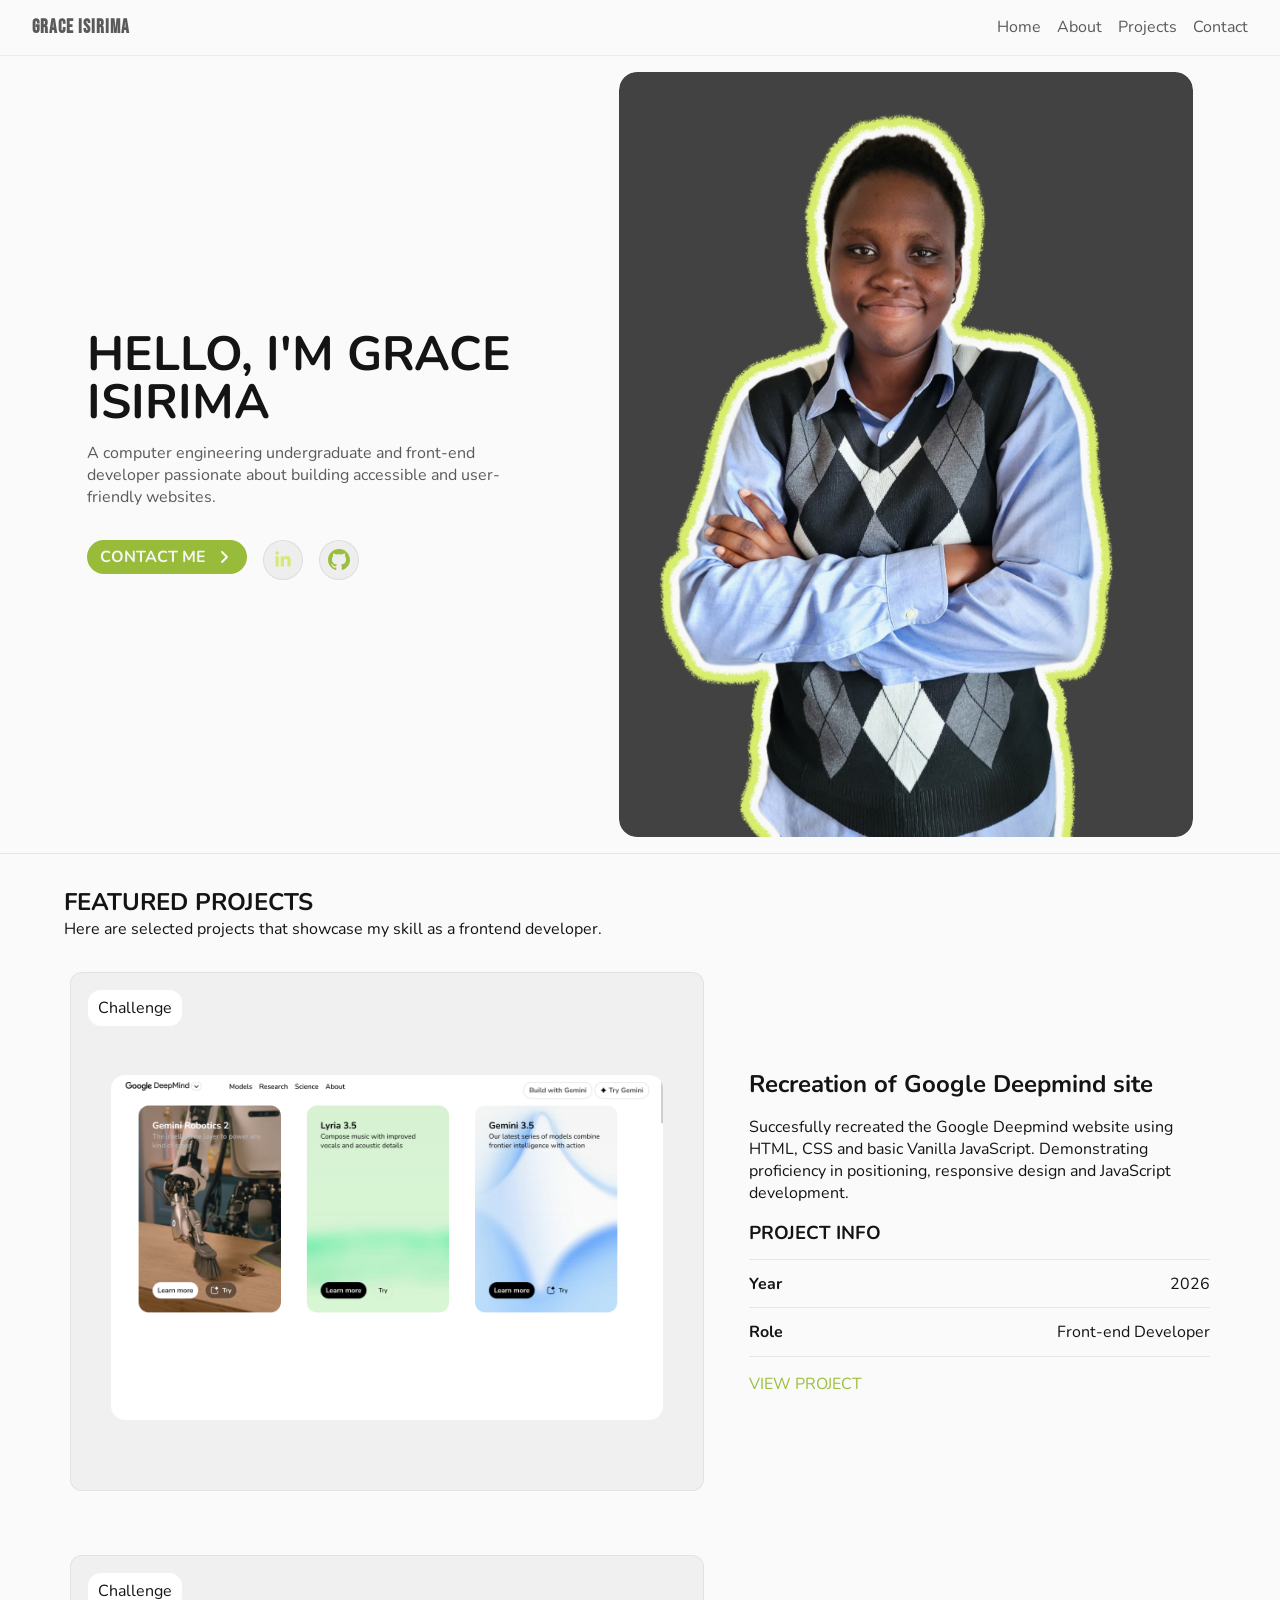
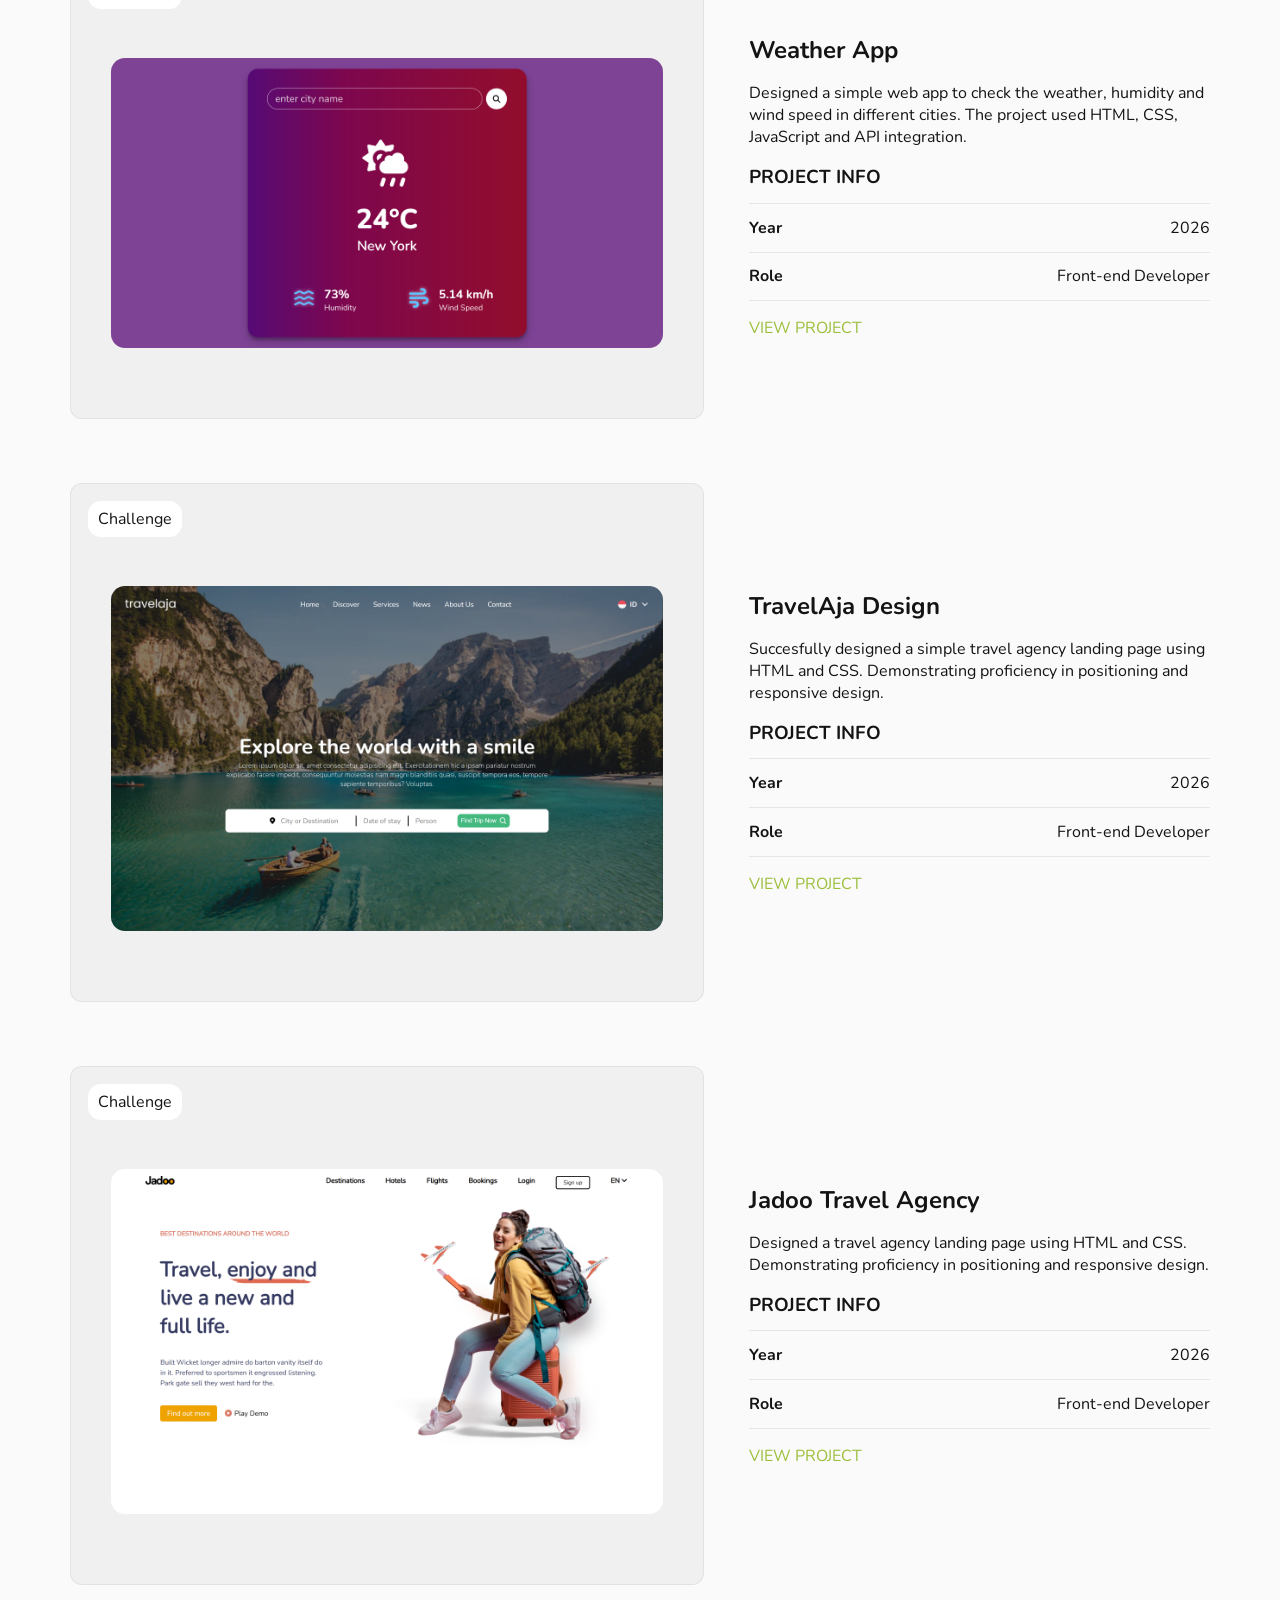
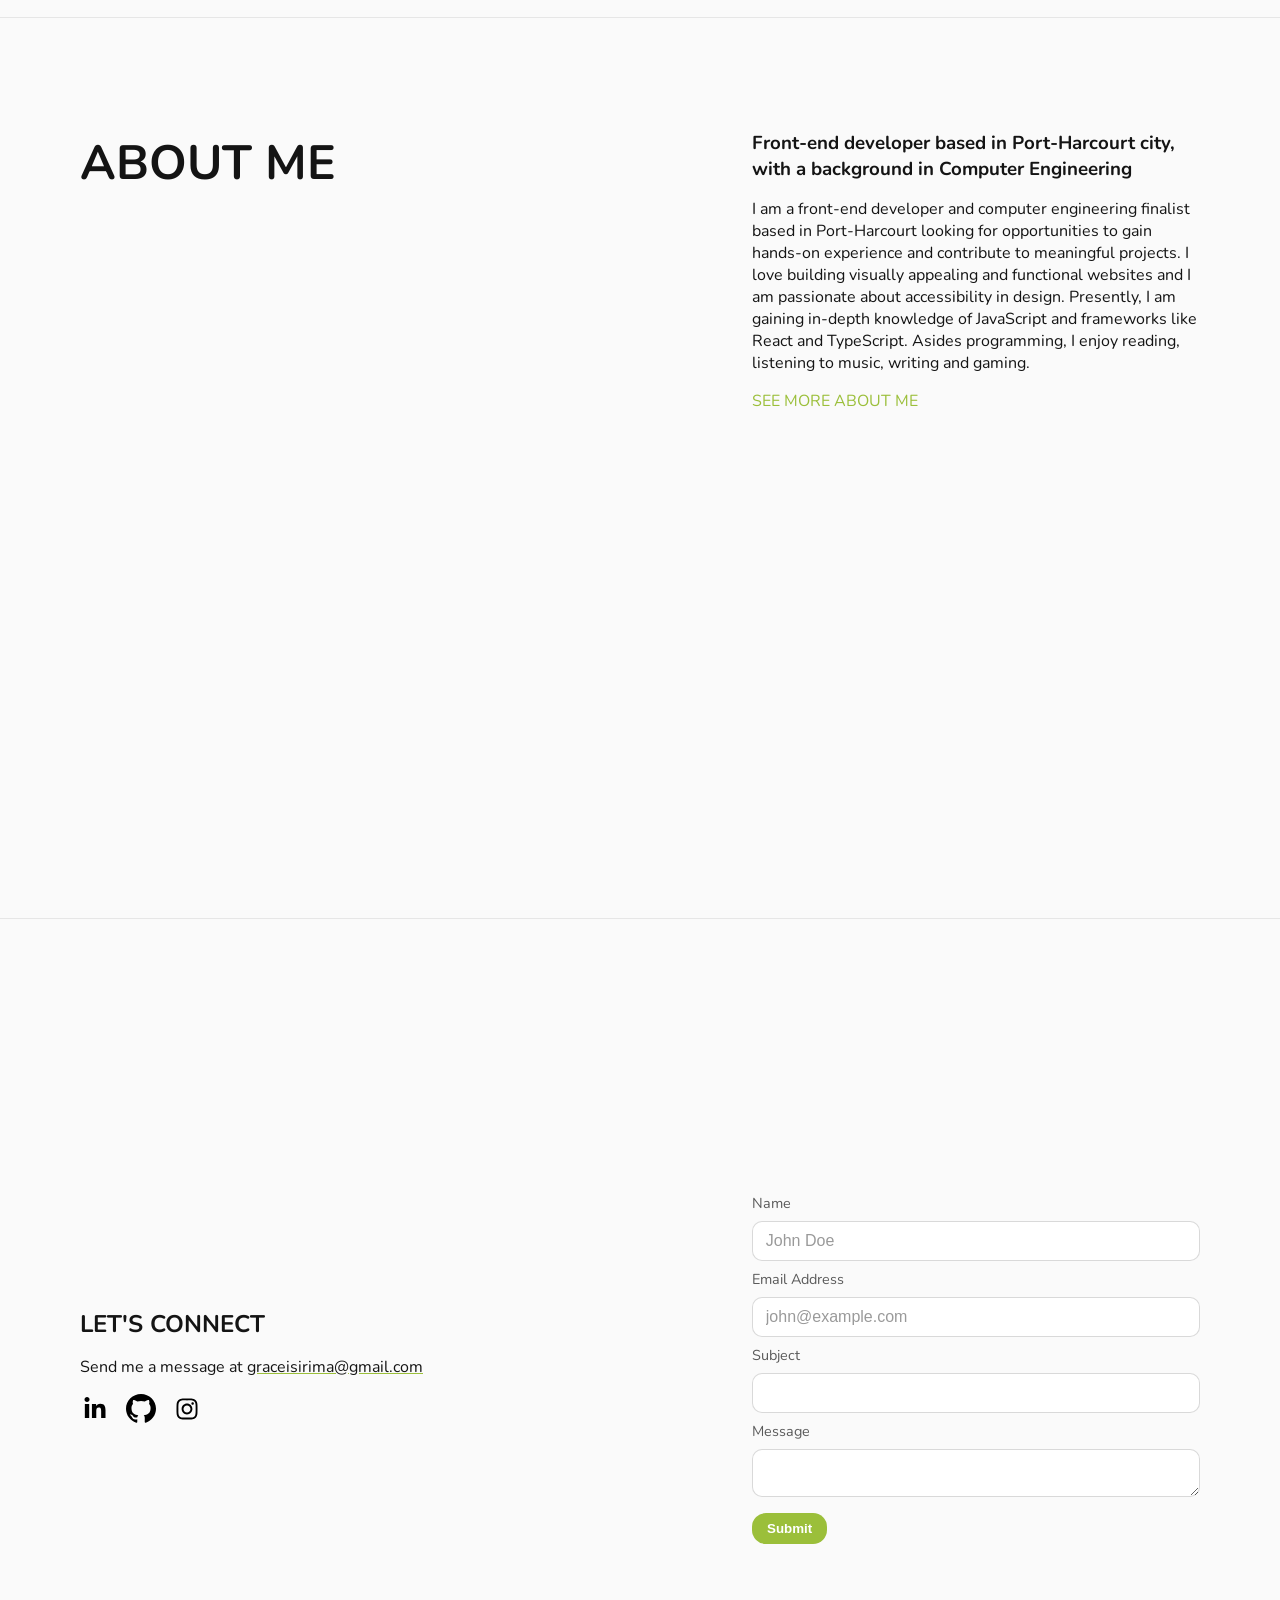
<file: index.html>
<!doctype html>
<html lang="en">
  <head>
    <meta charset="UTF-8" />
    <meta name="viewport" content="width=device-width, initial-scale=1.0" />
    <title>Portfolio</title>
    <link rel="stylesheet" href="style.css" />
    <script src="script.js" defer></script>
  </head>

  <body>
    <header>
      <div class="header_logo">
        <h1>Grace Isirima</h1>
      </div>

      <input type="checkbox" id="nav-toggle" class="nav-toggle" />
      <label
        for="nav-toggle"
        class="nav-toggle-label"
        aria-label="Toggle navigation menu"
      >
        <span></span>
        <span></span>
        <span></span>
      </label>

      <nav class="header_nav">
        <ul>
          <li><a href="#home">Home</a></li>
          <li><a href="about.html">About</a></li>
          <li><a href="#projects">Projects</a></li>
          <li><a href="#contacts">Contact</a></li>
        </ul>
      </nav>
    </header>
    <main>
      <section class="home_container" id="home">
        <div class="home_content">
          <div class="home_text">
            <h1>HELLO, I'M GRACE ISIRIMA</h1>
            <p>
              A computer engineering undergraduate and front-end developer
              passionate about building accessible and user-friendly websites.
            </p>
          </div>
          <div class="home_links">
            <a class="contact" href="#contacts">
              <p>CONTACT ME</p>

              <svg xmlns="http://www.w3.org/2000/svg" viewBox="0 0 640 640">
                <!--!Font Awesome Free 7.3.1 by @fontawesome - https://fontawesome.com License - https://fontawesome.com/license/free Copyright 2026 Fonticons, Inc.-->
                <path
                  fill="rgb(0, 0, 0)"
                  d="M439.1 297.4C451.6 309.9 451.6 330.2 439.1 342.7L279.1 502.7C266.6 515.2 246.3 515.2 233.8 502.7C221.3 490.2 221.3 469.9 233.8 457.4L371.2 320L233.9 182.6C221.4 170.1 221.4 149.8 233.9 137.3C246.4 124.8 266.7 124.8 279.2 137.3L439.2 297.3z"
                />
              </svg>
            </a>
            <a
              href="https://www.linkedin.com/in/isirima-grace-952238235"
              target="_blank"
            >
              <img src="img/linkedin-in-brands-solid-full.svg" alt="Linkedin" />
            </a>
            <a href="https://github.com/the-amazing" target="_blank">
              <svg
                class="github-icon"
                fill="currentColor"
                fill-rule="evenodd"
                height="1em"
                style="flex: none; line-height: 1"
                viewBox="0 0 24 24"
                width="1em"
                xmlns="http://www.w3.org/2000/svg"
              >
                <title>Github</title>
                <path
                  d="M12 0c6.63 0 12 5.276 12 11.79-.001 5.067-3.29 9.567-8.175 11.187-.6.118-.825-.25-.825-.56 0-.398.015-1.665.015-3.242 0-1.105-.375-1.813-.81-2.181 2.67-.295 5.475-1.297 5.475-5.822 0-1.297-.465-2.344-1.23-3.169.12-.295.54-1.503-.12-3.125 0 0-1.005-.324-3.3 1.209a11.32 11.32 0 00-3-.398c-1.02 0-2.04.133-3 .398-2.295-1.518-3.3-1.209-3.3-1.209-.66 1.622-.24 2.83-.12 3.125-.765.825-1.23 1.887-1.23 3.169 0 4.51 2.79 5.527 5.46 5.822-.345.294-.66.81-.765 1.577-.69.31-2.415.81-3.495-.973-.225-.354-.9-1.223-1.845-1.209-1.005.015-.405.56.015.781.51.28 1.095 1.327 1.23 1.666.24.663 1.02 1.93 4.035 1.385 0 .988.015 1.916.015 2.196 0 .31-.225.664-.825.56C3.303 21.374-.003 16.867 0 11.791 0 5.276 5.37 0 12 0z"
                ></path>
              </svg>
            </a>
          </div>
        </div>
        <div class="myPhoto">
          <img src="img/headshot2.JPG" />
        </div>
      </section>

      <hr />

      <section class="projects_container" id="projects">
        <div class="projects_text">
          <h2>FEATURED PROJECTS</h2>
          <p>
            Here are selected projects that showcase my skill as a frontend
            developer.
          </p>
        </div>

        <div class="projects">
          <div class="sample">
            <div class="project_img_container">
              <p>Challenge</p>
              <div class="project_img">
                <img src="img/deepmind.png" />
              </div>
            </div>

            <div class="project_information">
              <h2>Recreation of Google Deepmind site</h2>
              <p>
                Succesfully recreated the Google Deepmind website using HTML,
                CSS and basic Vanilla JavaScript. Demonstrating proficiency in
                positioning, responsive design and JavaScript development.
              </p>

              <div class="project_info">
                <h3>PROJECT INFO</h3>
                <hr />
                <div class="project_more">
                  <h4>Year</h4>
                  <p>2026</p>
                </div>
                <hr />
                <div class="project_more">
                  <h4>Role</h4>
                  <p>Front-end Developer</p>
                </div>
                <hr />
              </div>

              <a href="https://the-amazing.github.io/deepmind/" target="_blank"
                >VIEW PROJECT</a
              >
            </div>
          </div>

          <div class="sample">
            <div class="project_img_container">
              <p>Challenge</p>
              <div class="project_img">
                <img src="img/WeatherApp.png" />
              </div>
            </div>

            <div class="project_information">
              <h2>Weather App</h2>
              <p>
                Designed a simple web app to check the weather, humidity and
                wind speed in different cities. The project used HTML, CSS,
                JavaScript and API integration.
              </p>

              <div class="project_info">
                <h3>PROJECT INFO</h3>
                <hr />
                <div class="project_more">
                  <h4>Year</h4>
                  <p>2026</p>
                </div>
                <hr />
                <div class="project_more">
                  <h4>Role</h4>
                  <p>Front-end Developer</p>
                </div>
                <hr />
              </div>

              <a
                href="https://the-amazing.github.io/WeatherApp/"
                target="_blank"
                >VIEW PROJECT</a
              >
            </div>
          </div>

          <div class="sample">
            <div class="project_img_container">
              <p>Challenge</p>
              <div class="project_img">
                <img src="img/travelAja.png" />
              </div>
            </div>

            <div class="project_information">
              <h2>TravelAja Design</h2>
              <p>
                Succesfully designed a simple travel agency landing page using
                HTML and CSS. Demonstrating proficiency in positioning and
                responsive design.
              </p>

              <div class="project_info">
                <h3>PROJECT INFO</h3>
                <hr />
                <div class="project_more">
                  <h4>Year</h4>
                  <p>2026</p>
                </div>
                <hr />
                <div class="project_more">
                  <h4>Role</h4>
                  <p>Front-end Developer</p>
                </div>
                <hr />
              </div>

              <a href="https://the-amazing.github.io/TravelAja/" target="_blank"
                >VIEW PROJECT</a
              >
            </div>
          </div>

          <div class="sample">
            <div class="project_img_container">
              <p>Challenge</p>
              <div class="project_img">
                <img
                  src="img/the-amazing.github.io-Travel-Agency(Nest Hub Max).png"
                />
              </div>
            </div>

            <div class="project_information">
              <h2>Jadoo Travel Agency</h2>
              <p>
                Designed a travel agency landing page using HTML and CSS.
                Demonstrating proficiency in positioning and responsive design.
              </p>

              <div class="project_info">
                <h3>PROJECT INFO</h3>
                <hr />
                <div class="project_more">
                  <h4>Year</h4>
                  <p>2026</p>
                </div>
                <hr />
                <div class="project_more">
                  <h4>Role</h4>
                  <p>Front-end Developer</p>
                </div>
                <hr />
              </div>

              <a
                href="https://the-amazing.github.io/Travel-Agency/"
                target="_blank"
                >VIEW PROJECT</a
              >
            </div>
          </div>
        </div>
      </section>
      <hr />

      <section class="about">
        <div class="about_header">
          <h1>ABOUT ME</h1>
        </div>
        <div class="about_text">
          <h3>
            Front-end developer based in Port-Harcourt city, with a background
            in Computer Engineering
          </h3>
          <p>
            I am a front-end developer and computer engineering finalist based
            in Port-Harcourt looking for opportunities to gain hands-on
            experience and contribute to meaningful projects. I love building
            visually appealing and functional websites and I am passionate about
            accessibility in design. Presently, I am gaining in-depth knowledge
            of JavaScript and frameworks like React and TypeScript. Asides
            programming, I enjoy reading, listening to music, writing and
            gaming.
          </p>

          <a href="about.html">SEE MORE ABOUT ME</a>
        </div>
      </section>
      <hr />
      <section class="contact_page" id="contacts">
        <div class="contact_information">
          <h1>LET'S CONNECT</h1>
          <p>
            Send me a message at
            <a class="myEmail" href="mailto:graceisirima@gmail.com"
              >graceisirima@gmail.com</a
            >
          </p>

          <div class="contact_socials">
            <a
              href="https://www.linkedin.com/in/isirima-grace-952238235"
              target="_blank"
            >
              <img src="img/linkedin-in-brands-solid-full.svg" alt="Linkedin" />
            </a>
            <a
              href="https://github.com/the-amazing"
              target="_blank"
              class="github_icon"
            >
              <svg
                fill="currentColor"
                fill-rule="evenodd"
                height="1em"
                style="flex: none; line-height: 1"
                viewBox="0 0 24 24"
                width="1em"
                xmlns="http://www.w3.org/2000/svg"
              >
                <title>Github</title>
                <path
                  d="M12 0c6.63 0 12 5.276 12 11.79-.001 5.067-3.29 9.567-8.175 11.187-.6.118-.825-.25-.825-.56 0-.398.015-1.665.015-3.242 0-1.105-.375-1.813-.81-2.181 2.67-.295 5.475-1.297 5.475-5.822 0-1.297-.465-2.344-1.23-3.169.12-.295.54-1.503-.12-3.125 0 0-1.005-.324-3.3 1.209a11.32 11.32 0 00-3-.398c-1.02 0-2.04.133-3 .398-2.295-1.518-3.3-1.209-3.3-1.209-.66 1.622-.24 2.83-.12 3.125-.765.825-1.23 1.887-1.23 3.169 0 4.51 2.79 5.527 5.46 5.822-.345.294-.66.81-.765 1.577-.69.31-2.415.81-3.495-.973-.225-.354-.9-1.223-1.845-1.209-1.005.015-.405.56.015.781.51.28 1.095 1.327 1.23 1.666.24.663 1.02 1.93 4.035 1.385 0 .988.015 1.916.015 2.196 0 .31-.225.664-.825.56C3.303 21.374-.003 16.867 0 11.791 0 5.276 5.37 0 12 0z"
                ></path>
              </svg>
            </a>
            <a
              href="https://www.instagram.com/i.am.gra_cie/#"
              class="instagram_icon"
              target="_blank"
            >
              <svg xmlns="http://www.w3.org/2000/svg" viewBox="0 0 640 640">
                <!--!Font Awesome Free 7.3.1 by @fontawesome - https://fontawesome.com License - https://fontawesome.com/license/free Copyright 2026 Fonticons, Inc.-->
                <path
                  fill="rgb(0, 0, 0)"
                  d="M320.3 205C256.8 204.8 205.2 256.2 205 319.7C204.8 383.2 256.2 434.8 319.7 435C383.2 435.2 434.8 383.8 435 320.3C435.2 256.8 383.8 205.2 320.3 205zM319.7 245.4C360.9 245.2 394.4 278.5 394.6 319.7C394.8 360.9 361.5 394.4 320.3 394.6C279.1 394.8 245.6 361.5 245.4 320.3C245.2 279.1 278.5 245.6 319.7 245.4zM413.1 200.3C413.1 185.5 425.1 173.5 439.9 173.5C454.7 173.5 466.7 185.5 466.7 200.3C466.7 215.1 454.7 227.1 439.9 227.1C425.1 227.1 413.1 215.1 413.1 200.3zM542.8 227.5C541.1 191.6 532.9 159.8 506.6 133.6C480.4 107.4 448.6 99.2 412.7 97.4C375.7 95.3 264.8 95.3 227.8 97.4C192 99.1 160.2 107.3 133.9 133.5C107.6 159.7 99.5 191.5 97.7 227.4C95.6 264.4 95.6 375.3 97.7 412.3C99.4 448.2 107.6 480 133.9 506.2C160.2 532.4 191.9 540.6 227.8 542.4C264.8 544.5 375.7 544.5 412.7 542.4C448.6 540.7 480.4 532.5 506.6 506.2C532.8 480 541 448.2 542.8 412.3C544.9 375.3 544.9 264.5 542.8 227.5zM495 452C487.2 471.6 472.1 486.7 452.4 494.6C422.9 506.3 352.9 503.6 320.3 503.6C287.7 503.6 217.6 506.2 188.2 494.6C168.6 486.8 153.5 471.7 145.6 452C133.9 422.5 136.6 352.5 136.6 319.9C136.6 287.3 134 217.2 145.6 187.8C153.4 168.2 168.5 153.1 188.2 145.2C217.7 133.5 287.7 136.2 320.3 136.2C352.9 136.2 423 133.6 452.4 145.2C472 153 487.1 168.1 495 187.8C506.7 217.3 504 287.3 504 319.9C504 352.5 506.7 422.6 495 452z"
                />
              </svg>
            </a>
          </div>
        </div>

        <div class="contact_form">
          <form
            id="contact-form"
            action="https://formspree.io/f/xrpbrgnd"
            method="post"
          >
            <label for="name">Name</label>
            <input
              type="text"
              id="name"
              name="name"
              placeholder="John Doe"
              required
            />

            <label for="email">Email Address</label>
            <input
              type="email"
              id="email"
              name="email"
              placeholder="john@example.com"
              required
            />

            <label for="subject">Subject</label>
            <input type="text" id="subject" name="subject" required />

            <label for="message">Message</label>
            <textarea id="message" name="message" required></textarea>

            <p id="form-status" role="status" aria-live="polite"></p>

            <button type="submit" class="submit-btn" id="submit-btn">Submit</button>
          </form>
        </div>
      </section>
    </main>
  </body>
</html>
</file>
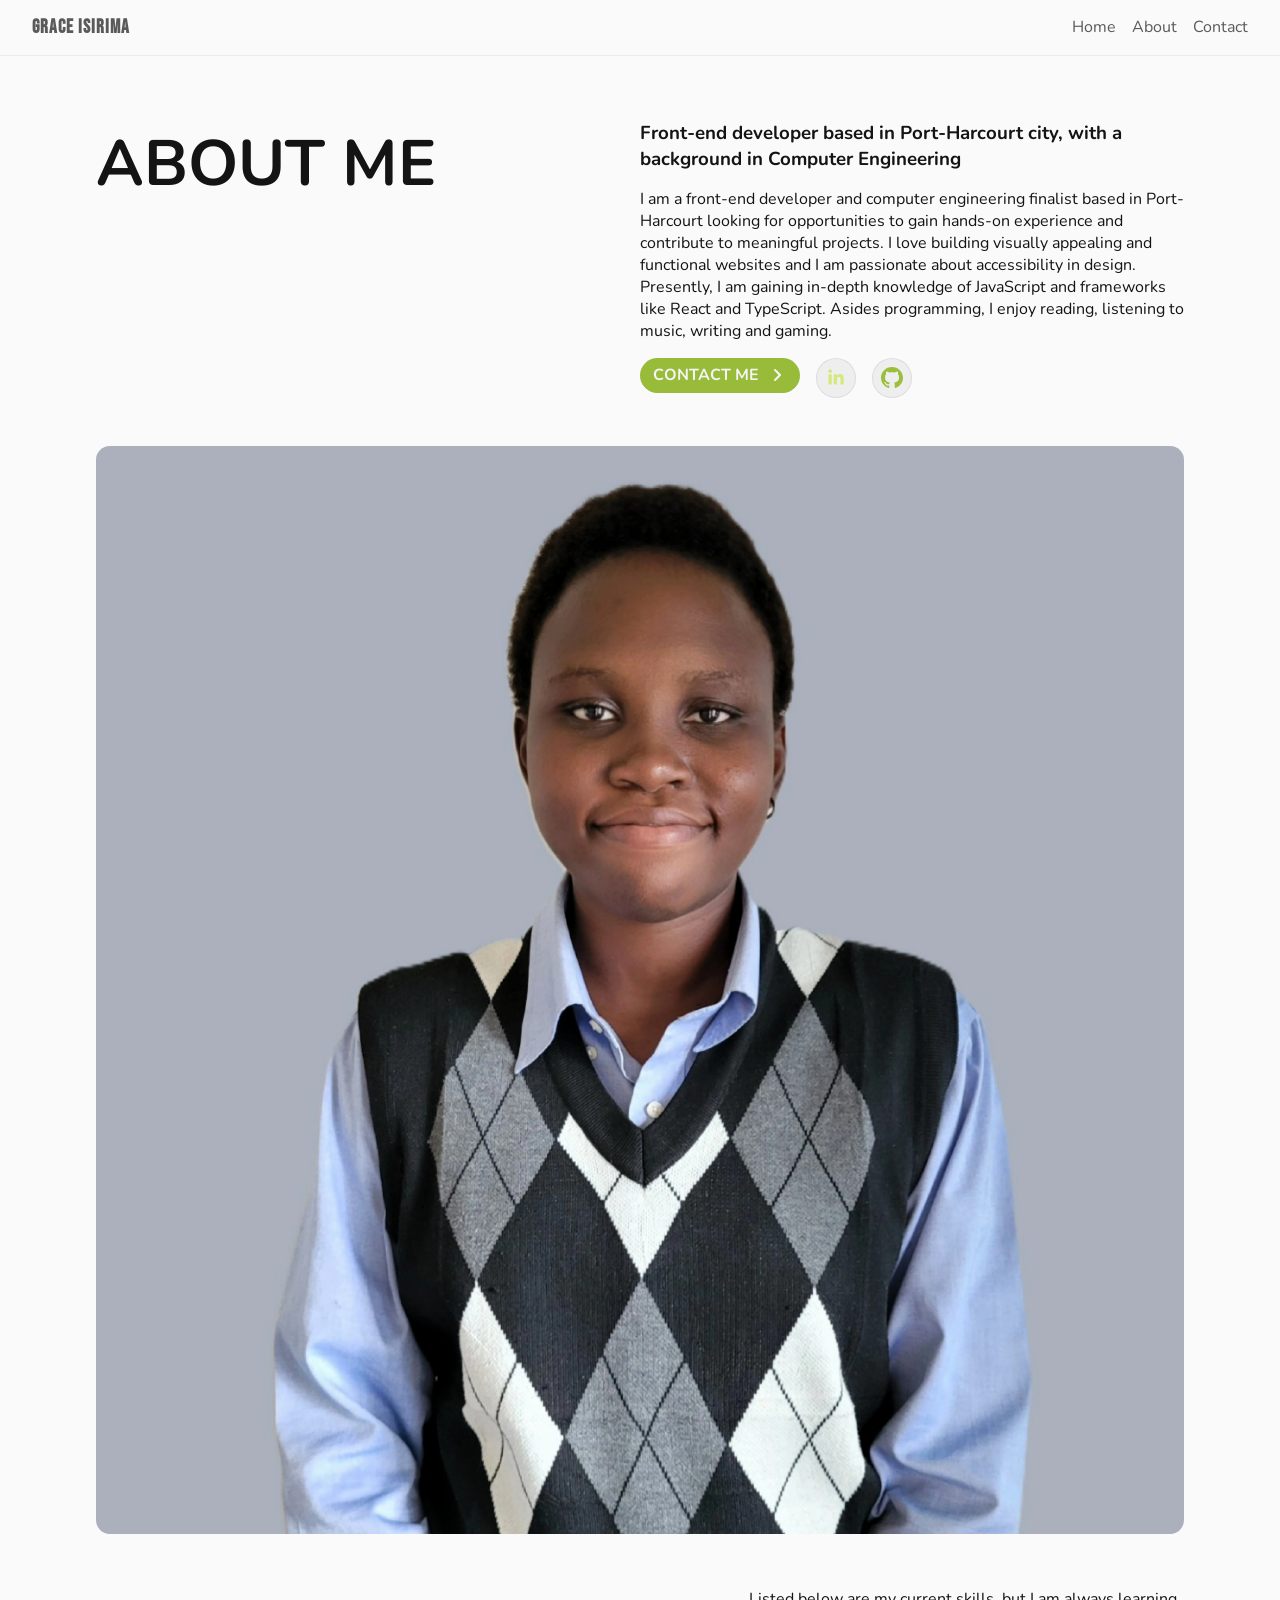
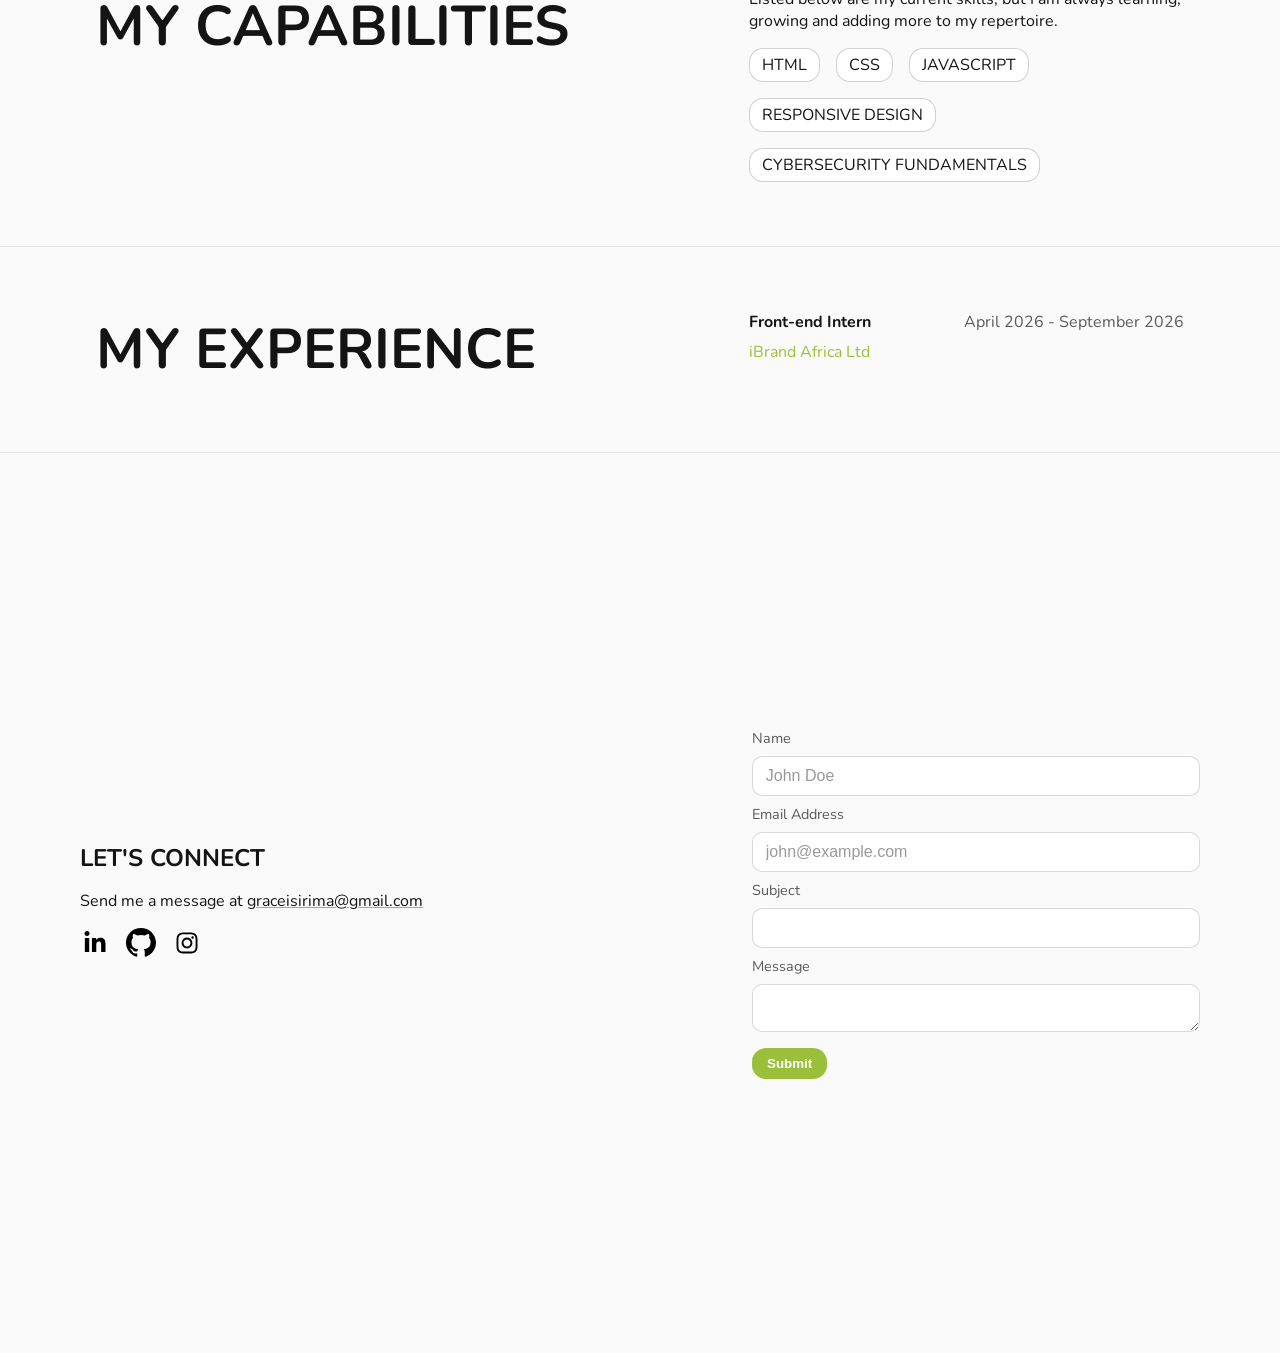
<file: about.html>
<!doctype html>
<html lang="en">
  <head>
    <meta charset="UTF-8" />
    <meta name="viewport" content="width=device-width, initial-scale=1.0" />
    <title>About Page</title>
    <link rel="stylesheet" href="style.css" />
    <script src="script.js" defer></script>
  </head>
  <body>
    <header>
      <div class="header_logo">
        <h1>Grace Isirima</h1>
      </div>

      <input type="checkbox" id="nav-toggle" class="nav-toggle" />
      <label
        for="nav-toggle"
        class="nav-toggle-label"
        aria-label="Toggle navigation menu"
      >
        <span></span>
        <span></span>
        <span></span>
      </label>

      <nav class="header_nav">
        <ul>
          <li><a href="index.html">Home</a></li>
          <li><a href="#">About</a></li>
          <li><a href="#contacts">Contact</a></li>
        </ul>
      </nav>
    </header>

    <main>
      <section class="hero">
        <div class="about_me">
          <h2>ABOUT ME</h2>
          <div class="about_me-text">
            <h3>
              Front-end developer based in Port-Harcourt city, with a background
              in Computer Engineering
            </h3>
            <p>
              I am a front-end developer and computer engineering finalist based
              in Port-Harcourt looking for opportunities to gain hands-on
              experience and contribute to meaningful projects. I love building
              visually appealing and functional websites and I am passionate
              about accessibility in design. Presently, I am gaining in-depth
              knowledge of JavaScript and frameworks like React and TypeScript.
              Asides programming, I enjoy reading, listening to music, writing
              and gaming.
            </p>
            <div class="about_links">
              <a class="contact" href="#contacts">
                <p>CONTACT ME</p>

                <svg xmlns="http://www.w3.org/2000/svg" viewBox="0 0 640 640">
                  <!--!Font Awesome Free 7.3.1 by @fontawesome - https://fontawesome.com License - https://fontawesome.com/license/free Copyright 2026 Fonticons, Inc.-->
                  <path
                    fill="rgb(0, 0, 0)"
                    d="M439.1 297.4C451.6 309.9 451.6 330.2 439.1 342.7L279.1 502.7C266.6 515.2 246.3 515.2 233.8 502.7C221.3 490.2 221.3 469.9 233.8 457.4L371.2 320L233.9 182.6C221.4 170.1 221.4 149.8 233.9 137.3C246.4 124.8 266.7 124.8 279.2 137.3L439.2 297.3z"
                  />
                </svg>
              </a>
              <a
                href="https://www.linkedin.com/in/isirima-grace-952238235"
                target="_blank"
              >
                <img
                  src="img/linkedin-in-brands-solid-full.svg"
                  alt="Linkedin"
                />
              </a>
              <a href="https://github.com/the-amazing" target="_blank">
                <svg
                  class="github-icon"
                  fill="currentColor"
                  fill-rule="evenodd"
                  height="1em"
                  style="flex: none; line-height: 1"
                  viewBox="0 0 24 24"
                  width="1em"
                  xmlns="http://www.w3.org/2000/svg"
                >
                  <title>Github</title>
                  <path
                    d="M12 0c6.63 0 12 5.276 12 11.79-.001 5.067-3.29 9.567-8.175 11.187-.6.118-.825-.25-.825-.56 0-.398.015-1.665.015-3.242 0-1.105-.375-1.813-.81-2.181 2.67-.295 5.475-1.297 5.475-5.822 0-1.297-.465-2.344-1.23-3.169.12-.295.54-1.503-.12-3.125 0 0-1.005-.324-3.3 1.209a11.32 11.32 0 00-3-.398c-1.02 0-2.04.133-3 .398-2.295-1.518-3.3-1.209-3.3-1.209-.66 1.622-.24 2.83-.12 3.125-.765.825-1.23 1.887-1.23 3.169 0 4.51 2.79 5.527 5.46 5.822-.345.294-.66.81-.765 1.577-.69.31-2.415.81-3.495-.973-.225-.354-.9-1.223-1.845-1.209-1.005.015-.405.56.015.781.51.28 1.095 1.327 1.23 1.666.24.663 1.02 1.93 4.035 1.385 0 .988.015 1.916.015 2.196 0 .31-.225.664-.825.56C3.303 21.374-.003 16.867 0 11.791 0 5.276 5.37 0 12 0z"
                  ></path>
                </svg>
              </a>
            </div>
          </div>
        </div>

        <div class="hero-img">
          <img src="img/20260924_181008.jpg" />
        </div>

        <div class="capabilities">
          <h2>MY CAPABILITIES</h2>
          <div class="capabilities-text">
            <p>
              Listed below are my current skills, but I am always learning,
              growing and adding more to my repertoire.
            </p>
            <div class="skills">
              <p>HTML</p>
              <p>CSS</p>
              <p>JAVASCRIPT</p>
              <p>RESPONSIVE DESIGN</p>
              <p>CYBERSECURITY FUNDAMENTALS</p>
            </div>
          </div>
        </div>
      </section>
      <hr />
      <section class="experience_section">
        <h2>MY EXPERIENCE</h2>
        <div class="work-experience">
          <div class="experience">
            <div class="role">
              <h4>Front-end Intern</h4>
              <p>April 2026 - September 2026</p>
            </div>
            <p>iBrand Africa Ltd</p>
          </div>
        </div>
      </section>
      <hr />
      <section class="contact_page" id="contacts">
        <div class="contact_information">
          <h1>LET'S CONNECT</h1>
          <p>
            Send me a message at
            <a class="myEmail" href="mailto:graceisirima@gmail.com"
              >graceisirima@gmail.com</a
            >
          </p>

          <div class="contact_socials">
            <a
              href="https://www.linkedin.com/in/isirima-grace-952238235"
              target="_blank"
            >
              <img src="img/linkedin-in-brands-solid-full.svg" alt="Linkedin" />
            </a>
            <a
              href="https://github.com/the-amazing"
              target="_blank"
              class="github_icon"
            >
              <svg
                fill="currentColor"
                fill-rule="evenodd"
                height="1em"
                style="flex: none; line-height: 1"
                viewBox="0 0 24 24"
                width="1em"
                xmlns="http://www.w3.org/2000/svg"
              >
                <title>Github</title>
                <path
                  d="M12 0c6.63 0 12 5.276 12 11.79-.001 5.067-3.29 9.567-8.175 11.187-.6.118-.825-.25-.825-.56 0-.398.015-1.665.015-3.242 0-1.105-.375-1.813-.81-2.181 2.67-.295 5.475-1.297 5.475-5.822 0-1.297-.465-2.344-1.23-3.169.12-.295.54-1.503-.12-3.125 0 0-1.005-.324-3.3 1.209a11.32 11.32 0 00-3-.398c-1.02 0-2.04.133-3 .398-2.295-1.518-3.3-1.209-3.3-1.209-.66 1.622-.24 2.83-.12 3.125-.765.825-1.23 1.887-1.23 3.169 0 4.51 2.79 5.527 5.46 5.822-.345.294-.66.81-.765 1.577-.69.31-2.415.81-3.495-.973-.225-.354-.9-1.223-1.845-1.209-1.005.015-.405.56.015.781.51.28 1.095 1.327 1.23 1.666.24.663 1.02 1.93 4.035 1.385 0 .988.015 1.916.015 2.196 0 .31-.225.664-.825.56C3.303 21.374-.003 16.867 0 11.791 0 5.276 5.37 0 12 0z"
                ></path>
              </svg>
            </a>
            <a
              href="https://www.instagram.com/i.am.gra_cie/#"
              class="instagram_icon"
              target="_blank"
            >
              <svg xmlns="http://www.w3.org/2000/svg" viewBox="0 0 640 640">
                <!--!Font Awesome Free 7.3.1 by @fontawesome - https://fontawesome.com License - https://fontawesome.com/license/free Copyright 2026 Fonticons, Inc.-->
                <path
                  fill="rgb(0, 0, 0)"
                  d="M320.3 205C256.8 204.8 205.2 256.2 205 319.7C204.8 383.2 256.2 434.8 319.7 435C383.2 435.2 434.8 383.8 435 320.3C435.2 256.8 383.8 205.2 320.3 205zM319.7 245.4C360.9 245.2 394.4 278.5 394.6 319.7C394.8 360.9 361.5 394.4 320.3 394.6C279.1 394.8 245.6 361.5 245.4 320.3C245.2 279.1 278.5 245.6 319.7 245.4zM413.1 200.3C413.1 185.5 425.1 173.5 439.9 173.5C454.7 173.5 466.7 185.5 466.7 200.3C466.7 215.1 454.7 227.1 439.9 227.1C425.1 227.1 413.1 215.1 413.1 200.3zM542.8 227.5C541.1 191.6 532.9 159.8 506.6 133.6C480.4 107.4 448.6 99.2 412.7 97.4C375.7 95.3 264.8 95.3 227.8 97.4C192 99.1 160.2 107.3 133.9 133.5C107.6 159.7 99.5 191.5 97.7 227.4C95.6 264.4 95.6 375.3 97.7 412.3C99.4 448.2 107.6 480 133.9 506.2C160.2 532.4 191.9 540.6 227.8 542.4C264.8 544.5 375.7 544.5 412.7 542.4C448.6 540.7 480.4 532.5 506.6 506.2C532.8 480 541 448.2 542.8 412.3C544.9 375.3 544.9 264.5 542.8 227.5zM495 452C487.2 471.6 472.1 486.7 452.4 494.6C422.9 506.3 352.9 503.6 320.3 503.6C287.7 503.6 217.6 506.2 188.2 494.6C168.6 486.8 153.5 471.7 145.6 452C133.9 422.5 136.6 352.5 136.6 319.9C136.6 287.3 134 217.2 145.6 187.8C153.4 168.2 168.5 153.1 188.2 145.2C217.7 133.5 287.7 136.2 320.3 136.2C352.9 136.2 423 133.6 452.4 145.2C472 153 487.1 168.1 495 187.8C506.7 217.3 504 287.3 504 319.9C504 352.5 506.7 422.6 495 452z"
                />
              </svg>
            </a>
          </div>
        </div>

        <div class="contact_form">
          <form
            id="contact-form"
            action="https://formspree.io/f/xrpbrgnd"
            method="post"
          >
            <label for="name">Name</label>
            <input
              type="text"
              id="name"
              name="name"
              placeholder="John Doe"
              required
            />

            <label for="email">Email Address</label>
            <input
              type="email"
              id="email"
              name="email"
              placeholder="john@example.com"
              required
            />

            <label for="subject">Subject</label>
            <input type="text" id="subject" name="subject" required />

            <label for="message">Message</label>
            <textarea id="message" name="message" required></textarea>

            <p id="form-status" role="status" aria-live="polite"></p>

            <button type="submit" class="submit-btn" id="submit-btn">Submit</button>
          </form>
        </div>
      </section>
    </main>
  </body>
</html>
</file>
<file: style.css>
@import url('https://fonts.googleapis.com/css2?family=Bebas+Neue&family=Nunito:ital,wght@0,200..1000;1,200..1000&display=swap');
*{
    margin: 0;
    padding: 0;
    box-sizing: border-box;
}
:root{
    --primary-color: #0A0A0A;
    --secondary-color: #D3E97A;
    --font-stack: 'Nunito', sans-serif;
    --font-stack-2: 'Bebas Neue', cursive;
    --text-color: #fff;
    --text-color-2: #878787;
}
html{
    scroll-behavior: smooth;
}
body{
    font-family: var(--font-stack);
    background-color: var(--primary-color);
    color: var(--text-color);
    
}
main{
    flex: 1;
}
header{
    display: flex;
    flex-direction: row;
    justify-content: space-between;
    padding: 1rem 2rem;
    position: sticky;
    top: 0;
    z-index: 1000;
    background: transparent;
}
.header_logo{
    font-family: var(--font-stack-2);
    font-size: 0.6rem;
    color: var(--text-color-2);
    letter-spacing: 1px;
    font-weight: lighter;
}

.nav-toggle {
    display: none;
}
.nav-toggle-label {
    display: none;
    cursor: pointer;
    align-items: center;
    justify-content: center;
    width: 36px;
    height: 36px;
    flex-direction: column;
    gap: 5px;
    z-index: 1001;
}
.nav-toggle-label span {
    display: block;
    width: 26px;
    height: 2px;
    background-color: var(--text-color-2);
    border-radius: 2px;
    transition: all 0.3s ease;
}
.nav-toggle:checked ~ .nav-toggle-label span:nth-child(1) {
    transform: translateY(7px) rotate(45deg);
}
.nav-toggle:checked ~ .nav-toggle-label span:nth-child(2) {
    opacity: 0;
}
.nav-toggle:checked ~ .nav-toggle-label span:nth-child(3) {
    transform: translateY(-7px) rotate(-45deg);
}

.header_nav ul{
    display: flex;
    flex-direction: row;
    justify-content: space-between;
    list-style-type: none;
    gap: 1rem;
  
}
.header_nav ul li a{
    display: inline-block;
    text-decoration: none;
    color: var(--text-color-2);
    font-size: 1rem;
    position: relative;
}
.header_nav ul li a::after{
    content: "";
    position: absolute;
    left: 0;
    bottom: -6px;
    width: 100%;
    height: 1px;
    background-color: var(--secondary-color);
    transform: scaleX(0);
    transform-origin: center;
    transition: transform 0.3s ease;
}
.header_nav ul li a:hover{
    transition: all 0.2s ease;
    color: var(--text-color);
    transform: scale(1.1);
    font-weight: bold;
}
.header_nav ul li a:hover::after{
    transform: scaleX(1);
}

/* HOME PAGE STYLING */
.home_container{
    display: flex;
    flex-direction: row;
    gap: 3rem;
    align-items: center;
    justify-content: space-evenly;
    padding: 1rem 4rem;
}
.home_content{
    display: flex;
    flex-direction: column;
    gap: 2rem;
    width: 40%;
    justify-content: center;
}
.home_text {
    display: flex;
    flex-direction: column;
    gap: 1rem;
}
.home_text h1{
    font-size: 3rem;
    line-height: 3rem;
}
.home_text p{
    color: #878787;
}
.home_links, .about_links{
    display: flex;
    flex-direction: row;
    gap: 1rem;
}
.contact{
    text-decoration: none;
    display: flex;
    flex-direction: row;
    gap: 0.5rem;
    width: fit-content;
    height: fit-content;
    color: var(--primary-color);
    font-weight: bold;
    background-color: var(--secondary-color);
    padding: 0.4rem 0.8rem;
    border-radius: 18px;
}
.contact svg{
    width: 20px;
}
.contact:hover svg{
    transform: scale(1.1);
    filter: brightness(0) invert(2);
}
.contact:hover{
    transform: scale(0.9);
    background-color: #1a1a1a;
    color: var(--text-color);
}

.home_links a img, .about_links a img{
    width: 22px;
    height: 22px;
}
.github-icon {
    width: 22px;
    height: 22px;
    fill: var(--secondary-color);  
}
.home_links a:not(.contact), .about_links a:not(.contact){
    background-color: #1a1a1a;
    width: 40px;
    height: 40px;
    display: inline-flex;
    align-items: center;
    justify-content: center;
    border-radius: 50%;
}
.home_links a:not(.contact):hover, .about_links a:not(.contact):hover {
    background-color: var(--secondary-color); 
    transform: scale(1.1);                      
    transition: all 0.2s ease;            
}

.home_links a:not(.contact):hover img,
.home_links a:not(.contact):hover svg,
.about_links a:not(.contact):hover img,
.about_links a:not(.contact):hover svg {
    fill: var(--primary-color);                 
    filter: brightness(0) invert(0);            
}

.myPhoto{
    height: 85vh;
    position: relative;
    overflow: hidden;
    border-radius: 18px;
    display: inline-block;
}
.myPhoto::after{
    content: "";
    position: absolute;
    inset: 0;
    border-radius: 18px;
    background: linear-gradient(
        120deg,
        transparent 30%,
        rgba(211, 233, 122, 0.18) 45%,
        rgba(120, 220, 255, 0.15) 55%,
        transparent 70%
    );
    transform: translateX(-100%);
    transition: transform 0.8s ease;
    pointer-events: none;
    mix-blend-mode: screen;
    z-index: 2;
}
.myPhoto:hover::after{
    transform: translateX(100%);
}
.myPhoto img{
    display: block;
    width: auto;
    height: 100%;
    border-radius: 18px;
    transition: all 0.4s ease;
    position: relative;
    z-index: 1;
}
.myPhoto img:hover{
    transform: translateY(-6px) scale(1.03);
    filter: brightness(1.04) saturate(1.08);
}

/* PROJECTS SECTION STYLING */
.projects_container{
    display: flex;
    flex-direction: column;
    gap: 2rem;
    flex-grow: 1;
    min-height: 100vh;
    width: 100%;
    padding: 2rem 4rem;
}

.projects{
    display: flex;
    flex-direction: column;
    gap: 4rem;
}

.sample{
    display: flex;
    flex-direction: row;
    gap: 2rem;
    width: 100%;
    justify-content: space-around;
    align-items: center;
}
.project_img_container{
    display: flex;
    flex-direction: column;
    background-color: #1a1a1a;
    border-radius: 12px;
    padding: 1rem;
}
.project_img_container p{
background-color: #0A0A0A;
border-radius: 14px;
padding: 7px 10px;
width: fit-content;
}
.project_img{
    max-width: 600px;
    padding: 3rem 1.5rem;
    height: auto;
}
.project_img img{
    width: 100%;
    border-radius: 14px;
}

.project_information{
    width: 40%;
}

.project_information{
    display: flex;
    flex-direction: column;
    gap: 1rem;
}
.project_info{
    display: flex;
    flex-direction: column;
    gap: 0.8rem;
}
.project_more{
    display: flex;
    flex-direction: row;
    justify-content: space-between;
}

.project_information a{
    text-decoration: none;
    color: var(--secondary-color);
}
.project_information a:hover{
    text-decoration: underline;
    transition: all ease 0.3s;
    transform: scale(0.9);
    font-weight: bolder;
    color: #d3e97acb;
}

/* ABOUT PAGE */
.about{
    width: 100%;
    height: 100vh;
    display: flex;
    flex-direction: row;
    padding: 7rem 5rem;
    gap: 4rem;
    justify-content: space-between;
}

.about_header{
    font-size: 2rem;
}

.about_text{
    width: 40%;
    display: flex;
    flex-direction: column;
    gap: 1rem;
}
.about_text a{
    text-decoration: none;
    color: var(--secondary-color)
}
.about_text a:hover{
    transition: all 0.3s ease;
    transform: scale(0.9);
    color: var(--text-color-2);
    font-weight: bold;
}

/* CONTACT PAGE STYLES */
.contact_page{
    width: 100%;
    height: 100vh;
    display: flex;
    flex-direction: row;
    padding: 3rem 5rem;
    gap: 4rem;
    justify-content: space-between;
    align-items: center;
}

.contact_information{
    display: flex;
    flex-direction: column;
    gap: 1rem;
}

.myEmail{
    color: var(--text-color);
    text-decoration: underline;
    text-decoration-color: var(--secondary-color);
}

.contact_socials{
    display: flex;
    flex-direction: row;
    gap: 1rem;
}
.contact_socials a img{
    width: 30px;
    height: 30px;
}

.instagram_icon svg{
    width: 30px;
    height: 30px;
}
.instagram_icon svg path{
  fill: var(--secondary-color);  
}

.github_icon svg{
    height: 30px;
    width: 30px;
    fill: var(--secondary-color);
}


.contact_socials a:hover {
    background-color: #282828;
    transform: scale(1.2);                      
    transition: all 0.2s ease;   
    padding: 1px 3px; 
    border-radius: 50%;        
}

.contact_form{
    width: 40%;
}
.contact_form form{
    display: flex;
    flex-direction: column;
    width: 100%;
    gap: 0.5rem;
}

form label{
    font-size: 0.9rem;
    color: var(--text-color-2);
}
input[type="text"], input[type="email"], textarea{
    background-color: #1a1a1a;
    border: none;
    padding: 0.5rem 0.8rem;
    color: var(--text-color);
    font-size: 1em;
}
input[type="text"], input[type="email"]{
    height: 40px;
}
textarea{
    resize: vertical;
}

.submit-btn{
    background-color: var(--secondary-color);
    border: none;
    width: fit-content;
    padding: 8px 15px;
    border-radius: 14px;
}
.submit-btn:hover{
    background-color: #485803;
    color: var(--text-color);
    font-weight: 600;
}

/* Disabled button while sending */
#submit-btn:disabled {
  opacity: 0.6;
  cursor: not-allowed;
}

/* Status messages */
#form-status {
  margin: 0;
  font-size: 0.95rem;
}

#form-status.success {
  color: #16803c;
}

#form-status.error {
  color: #dc2626;
}

/* ---------------------------------------------------------------------------- */
/* ABOUT PAGE STYLES */
/* Hero page styling */
.hero{
    width: 100%;
    min-height: 100vh;
    display: flex;
    flex-direction: column;
    gap: 3rem;
    padding: 4rem 6rem;
}

.about_me, .capabilities{
    display: flex;
    flex-direction: row;
    gap: 3rem;
    width: 100%;
    justify-content: space-between;
}
.about_me h2{
    font-size: 4rem;
}
.about_me-text{
    width: 50%;
    display: flex;
    flex-direction: column;
    gap: 1rem;
}

.hero-img{
    width: 100%;
    height: auto;
}
.hero-img img{
    width: 100%;
    height: 100%;
    border-radius: 14px;
}

.capabilities h2, .experience_section h2{
    font-size: 3.5rem;
}
.skills{
    display: flex;
    flex-flow: row wrap;
    gap: 1rem;
}
.skills p{
    padding: 5px 12px;
    border: 1px solid var(--text-color-2);
    border-radius: 14px;
}
.skills p:hover{
    background-color: var(--secondary-color);
    color: var(--primary-color);
    font-weight: bold;
}

.experience_section{
    width: 100%;
    height: auto;
    justify-content: space-between;
    padding: 4rem 6rem;
    display: flex;
}
.work-experience, .capabilities-text{
    display: flex;
    flex-direction: column;
    gap: 1rem;
    width: 40%;
}
.experience{
    display: flex;
    flex-direction: column;
    gap: 0.5rem;
}
.role{
    display: flex;
    flex-direction: row;
    justify-content: space-between;
}
.experience p{
    color: var(--secondary-color);
}
.role p{
    color: var(--text-color-2)
}

/* ========================================================================= */
/* ============================== LIGHT MODE ============================== */
/* ========================================================================= */

@media (prefers-color-scheme: light) {
    :root {
        --primary-color: #FAFAFA;
        --secondary-color: #9BBF3A;
        --text-color: #141414;
        --text-color-2: #5A5A5A;
    }
    body {
        background-color: var(--primary-color);
        color: var(--text-color);
    }
    header {
        background-color: rgba(250, 250, 250, 0.92);
        backdrop-filter: blur(8px);
        border-bottom: 1px solid rgba(0, 0, 0, 0.06);
    }
    .header_nav ul li a::after {
        background-color: var(--secondary-color);
    }
    .home_text p {
        color: var(--text-color-2);
    }
    .contact {
        color: var(--primary-color);
        filter: brightness(0.98);
    }
    .contact svg path {
        fill: #ffffff;
    }
    .contact:hover {
        background-color: var(--text-color);
        color: #ffffff;
    }
    .contact:hover svg {
        filter: brightness(0) invert(1);
    }
    .contact:hover svg path {
        fill: #ffffff;
    }
    .home_links a:not(.contact),
    .about_links a:not(.contact) {
        background-color: #EEEEEE;
        border: 1px solid rgba(0, 0, 0, 0.07);
    }
    .home_links a:not(.contact):hover,
    .about_links a:not(.contact):hover {
        background-color: var(--secondary-color);
        border-color: transparent;
    }
    .home_links a:not(.contact):hover img,
    .home_links a:not(.contact):hover svg,
    .about_links a:not(.contact):hover img,
    .about_links a:not(.contact):hover svg {
        fill: #ffffff;
        filter: brightness(0) invert(1);
    }
    .github-icon {
        fill: var(--secondary-color);
    }
    .myPhoto::after {
        background: linear-gradient(
            120deg,
            transparent 30%,
            rgba(155, 191, 58, 0.25) 45%,
            rgba(90, 190, 220, 0.22) 55%,
            transparent 70%
        );
        mix-blend-mode: multiply;
    }
    .myPhoto img:hover {
        box-shadow:
            rgba(0, 0, 0, 0.12) 0px 14px 28px,
            rgba(0, 0, 0, 0.08) 0px 10px 10px;
        filter: brightness(1.02) saturate(1.1);
    }
    hr {
        border: none;
        border-top: 1px solid rgba(0, 0, 0, 0.08);
    }
    .project_img_container {
        background-color: #F0F0F0;
        border: 1px solid rgba(0, 0, 0, 0.06);
    }
    .project_img_container p {
        background-color: #FFFFFF;
        border: 1px solid rgba(0, 0, 0, 0.06);
    }
    .project_information a:hover {
        color: #7a9a2a;
    }
    .about {
        background-color: var(--primary-color);
    }
    .about_text a:hover {
        color: var(--text-color);
    }
    .hero {
        background-color: var(--primary-color);
    }
    .skills p {
        border-color: rgba(0, 0, 0, 0.18);
        background-color: #FFFFFF;
    }
    .skills p:hover {
        background-color: var(--secondary-color);
        color: #FFFFFF;
        border-color: transparent;
    }
    .contact_information a.myEmail {
        color: var(--text-color);
    }
    .contact_socials a {
        border-radius: 50%;
    }
    .contact_socials a:hover {
        background-color: rgba(155, 191, 58, 0.15);
    }
    .contact_socials a img,
    .instagram_icon svg path,
    .github_icon svg {
        filter: brightness(0) saturate(100%) invert(0%);
    }
    .instagram_icon svg path {
        fill: var(--secondary-color);
    }
    .github_icon svg {
        fill: var(--secondary-color);
    }
    input[type="text"],
    input[type="email"],
    textarea {
        background-color: #FFFFFF;
        color: var(--text-color);
        border: 1px solid rgba(0, 0, 0, 0.15);
        border-radius: 10px;
    }
    input[type="text"]::placeholder,
    input[type="email"]::placeholder,
    textarea::placeholder {
        color: #9A9A9A;
    }
    input[type="text"]:focus,
    input[type="email"]:focus,
    textarea:focus {
        outline: none;
        border-color: var(--secondary-color);
        box-shadow: 0 0 0 3px rgba(155, 191, 58, 0.15);
    }
    .submit-btn {
        color: #FFFFFF;
        font-weight: 600;
    }
    .submit-btn:hover {
        background-color: #7a9a2a;
    }
    form label {
        color: var(--text-color-2);
    }
}

/* ========================================================================= */
/* =========================== RESPONSIVE BREAKPOINTS ===================== */
/* ========================================================================= */

/* ---------- Tablet Landscape (≤1024px) ---------- */
@media (max-width: 1024px) {
    header {
        padding: 1rem 2.5rem;
    }
    .home_container {
        gap: 2.5rem;
        padding: 1.5rem 3rem;
    }
    .home_content {
        width: 50%;
    }
    .home_text h1 {
        font-size: 2.4rem;
        line-height: 2.6rem;
    }
    .myPhoto {
        height: 70vh;
    }
    .projects_container {
        padding: 2rem 3rem;
    }
    .sample {
        gap: 1.5rem;
    }
    .project_img_container {
        flex: 1.1;
    }
    .project_information {
        width: 45%;
    }
    .about {
        padding: 5rem 3rem;
        gap: 3rem;
    }
    .about_text {
        width: 55%;
    }
    .contact_page {
        padding: 2rem 3rem;
        gap: 3rem;
    }
    .contact_form {
        width: 48%;
    }
    .hero {
        padding: 3rem 3rem;
        gap: 2.5rem;
    }
    .about_me,
    .capabilities {
        gap: 2rem;
    }
    .about_me h2 {
        font-size: 3rem;
    }
    .about_me-text,
    .capabilities-text {
        width: 55%;
    }
    .capabilities h2,
    .experience_section h2 {
        font-size: 2.6rem;
    }
    .experience_section {
        padding: 3rem;
    }
    .work-experience,
    .capabilities-text {
        width: 50%;
    }
}

/* ---------- Tablet Portrait (≤768px) ---------- */
@media (max-width: 768px) {
    header {
        padding: 0.8rem 1.5rem;
        flex-wrap: wrap;
    }
    .header_logo {
        font-size: 0.55rem;
        flex: 1;
    }
    .nav-toggle-label {
        display: inline-flex;
    }
    .header_nav {
        flex-basis: 100%;
        order: 3;
        max-height: 0;
        overflow: hidden;
        transition: max-height 0.35s ease, padding 0.35s ease;
        width: 100%;
        background-color: var(--primary-color);
    }
    .nav-toggle:checked ~ .header_nav {
        max-height: 400px;
        padding-top: 1rem;
    }
    .header_nav ul {
        flex-direction: column;
        align-items: center;
        justify-content: center;
        gap: 1rem;
        padding: 0.5rem 0 1rem;
    }
    .header_nav ul li {
        width: 100%;
        text-align: center;
    }
    .header_nav ul li a {
        font-size: 1rem;
        padding: 0.5rem 1rem;
        display: block;
        width: 100%;
    }
    .header_nav ul li a::after {
        bottom: 0;
    }
    .home_container {
        flex-direction: column-reverse;
        gap: 2rem;
        padding: 1.5rem 2rem;
    }
    .home_content {
        width: 100%;
        text-align: center;
        align-items: center;
    }
    .home_text {
        align-items: center;
    }
    .home_text h1 {
        font-size: 2rem;
        line-height: 2.2rem;
    }
    .home_text p {
        font-size: 0.95rem;
    }
    .home_links,
    .about_links {
        justify-content: center;
        flex-wrap: wrap;
    }
    .myPhoto {
        height: 55vh;
    }
    .projects_container {
        padding: 2rem;
        min-height: auto;
    }
    .projects {
        gap: 3rem;
    }
    .sample {
        flex-direction: column;
        gap: 1.5rem;
    }

    .project_img_container {
        width: 100%;
    }
    .project_img {
        max-width: 100%;
        padding: 1.5rem 1rem;
    }
    .project_information {
        width: 100%;
        text-align: center;
    }
    .project_more {
        width: 100%;
        padding: 0;
        justify-content: space-between
    }
    .about {
        flex-direction: column;
        height: auto;
        padding: 4rem 2rem;
        gap: 2rem;
        text-align: center;
        justify-content: center;
    }
    .about_header {
        font-size: 1.6rem;
    }
    .about_text {
        width: 100%;
        align-items: center;
    }
    .contact_page {
        flex-direction: column;
        height: auto;
        padding: 3rem 2rem;
        gap: 2.5rem;
        align-items: flex-start;
    }
    .contact_information {
        width: 100%;
        text-align: center;
        align-items: center;
    }
    .contact_socials {
        justify-content: center;
    }
    .contact_form {
        width: 100%;
    }
    .hero {
        padding: 3rem 2rem;
        min-height: auto;
    }
    .about_me {
        flex-direction: column;
        text-align: center;
        gap: 1.5rem;
    }
    .about_me h2 {
        font-size: 2.4rem;
    }
    .about_me-text {
        width: 100%;
        align-items: center;
    }
    .hero-img img {
        max-height: 500px;
        object-fit: cover;
        object-position: top center;
    }
    .capabilities {
        flex-direction: column-reverse;
        text-align: center;
        gap: 1.5rem;
    }
    .capabilities h2 {
        font-size: 2.2rem;
    }
    .capabilities-text {
        width: 100%;
        align-items: center;
    }
    .skills {
        justify-content: center;
    }
    .experience_section {
        flex-direction: column;
        padding: 3rem 2rem;
        gap: 2rem;
        text-align: center;
    }
    .experience_section h2 {
        font-size: 2.2rem;
    }
    .work-experience {
        width: 100%;
        align-items: center;
    }
    .capabilities-text {
        width: 100%;
    }
}

/* ---------- Mobile (≤480px) ---------- */
@media (max-width: 480px) {
    header {
        padding: 0.7rem 1rem;
        flex-direction: row;
        flex-wrap: wrap;
        gap: 0;
    }
    .header_logo {
        text-align: left;
    }
    .header_nav {
        max-height: 0;
        overflow: hidden;
        transition: max-height 0.35s ease, padding 0.35s ease;
    }
    .nav-toggle:checked ~ .header_nav {
        max-height: 400px;
        padding-top: 1rem;
    }
    .header_nav ul {
        justify-content: center;
        flex-direction: column;
        flex-wrap: nowrap;
        gap: 0.8rem;
        padding: 0.5rem 0 1rem;
    }
    .header_nav ul li {
        width: 100%;
        text-align: center;
    }
    .header_nav ul li a {
        font-size: 0.9rem;
        padding: 0.4rem 0.8rem;
        display: block;
        width: 100%;
    }
    .home_container {
        padding: 1rem 1.2rem;
        gap: 1.5rem;
    }
    .home_text h1 {
        font-size: 1.6rem;
        line-height: 1.8rem;
    }
    .home_text p {
        font-size: 0.88rem;
    }
    .contact {
        padding: 0.35rem 0.7rem;
        font-size: 0.85rem;
    }
    .contact svg {
        width: 16px;
    }
    .home_links a img,
    .about_links a img,
    .github-icon {
        width: 19px;
        height: 19px;
    }
    .home_links a:not(.contact),
    .about_links a:not(.contact) {
        width: 36px;
        height: 36px;
    }
    .myPhoto {
        height: 45vh;
    }
    .projects_container {
        padding: 1.5rem 1.2rem;
    }
    .projects {
        gap: 2rem;
    }
    .project_img_container {
        padding: 0.7rem;
    }
    .project_img_container p {
        padding: 5px 8px;
        font-size: 0.8rem;
    }
    .project_img {
        padding: 1rem 0.6rem;
    }
    .project_information h2 {
        font-size: 1.3rem;
    }
    .project_information p {
        font-size: 0.88rem;
    }
    .project_info h3 {
        font-size: 1rem;
    }
    .project_more{
        width: 100%;
        padding: 0;
        justify-content: space-between;
    }
    .project_more h4 {
        font-size: 0.85rem;
    }
    .project_more p {
        font-size: 0.85rem;
    }
    .about {
        padding: 3rem 1.2rem;
        gap: 1.5rem;
    }
    .about_header {
        font-size: 1.3rem;
    }
    .about_text h3 {
        font-size: 1rem;
    }
    .about_text p {
        font-size: 0.88rem;
    }
    .about_text a {
        font-size: 0.85rem;
    }
    .contact_page {
        padding: 2.5rem 1.2rem;
        gap: 2rem;
    }
    .contact_information h1 {
        font-size: 1.6rem;
    }
    .contact_information p {
        font-size: 0.9rem;
    }
    .contact_socials a img,
    .instagram_icon svg,
    .github_icon svg {
        width: 26px !important;
        height: 26px !important;
    }
    input[type="text"],
    input[type="email"],
    textarea {
        padding: 0.4rem 0.65rem;
        font-size: 0.9rem;
    }
    input[type="text"],
    input[type="email"] {
        height: 36px;
    }
    .submit-btn {
        padding: 6px 12px;
        font-size: 0.88rem;
    }
    form label {
        font-size: 0.8rem;
    }
    .hero {
        padding: 2.5rem 1.2rem;
        gap: 2rem;
    }
    .about_me h2 {
        font-size: 1.9rem;
    }
    .about_me-text h3 {
        font-size: 1rem;
    }
    .about_me-text p {
        font-size: 0.88rem;
    }
    .capabilities h2,
    .experience_section h2 {
        font-size: 1.8rem;
    }
    .capabilities-text p {
        font-size: 0.88rem;
    }
    .skills p {
        padding: 4px 10px;
        font-size: 0.8rem;
    }
    .experience_section {
        padding: 2.5rem 1.2rem;
        gap: 1.5rem;
    }
    .experience {
        gap: 0.4rem;
    }
    .role {
        flex-direction: column;
        gap: 0.2rem;
        align-items: center;
    }
    .role h4 {
        font-size: 0.95rem;
    }
    .role p {
        font-size: 0.82rem;
    }
    .experience p {
        font-size: 0.85rem;
    }
}

/* ---------- Hover box-shadow for myPhoto (dark mode baseline) ---------- */
.myPhoto img:hover {
    box-shadow:
        rgba(0, 0, 0, 0.25) 0px 14px 28px,
        rgba(0, 0, 0, 0.22) 0px 10px 10px;
}
</file>
